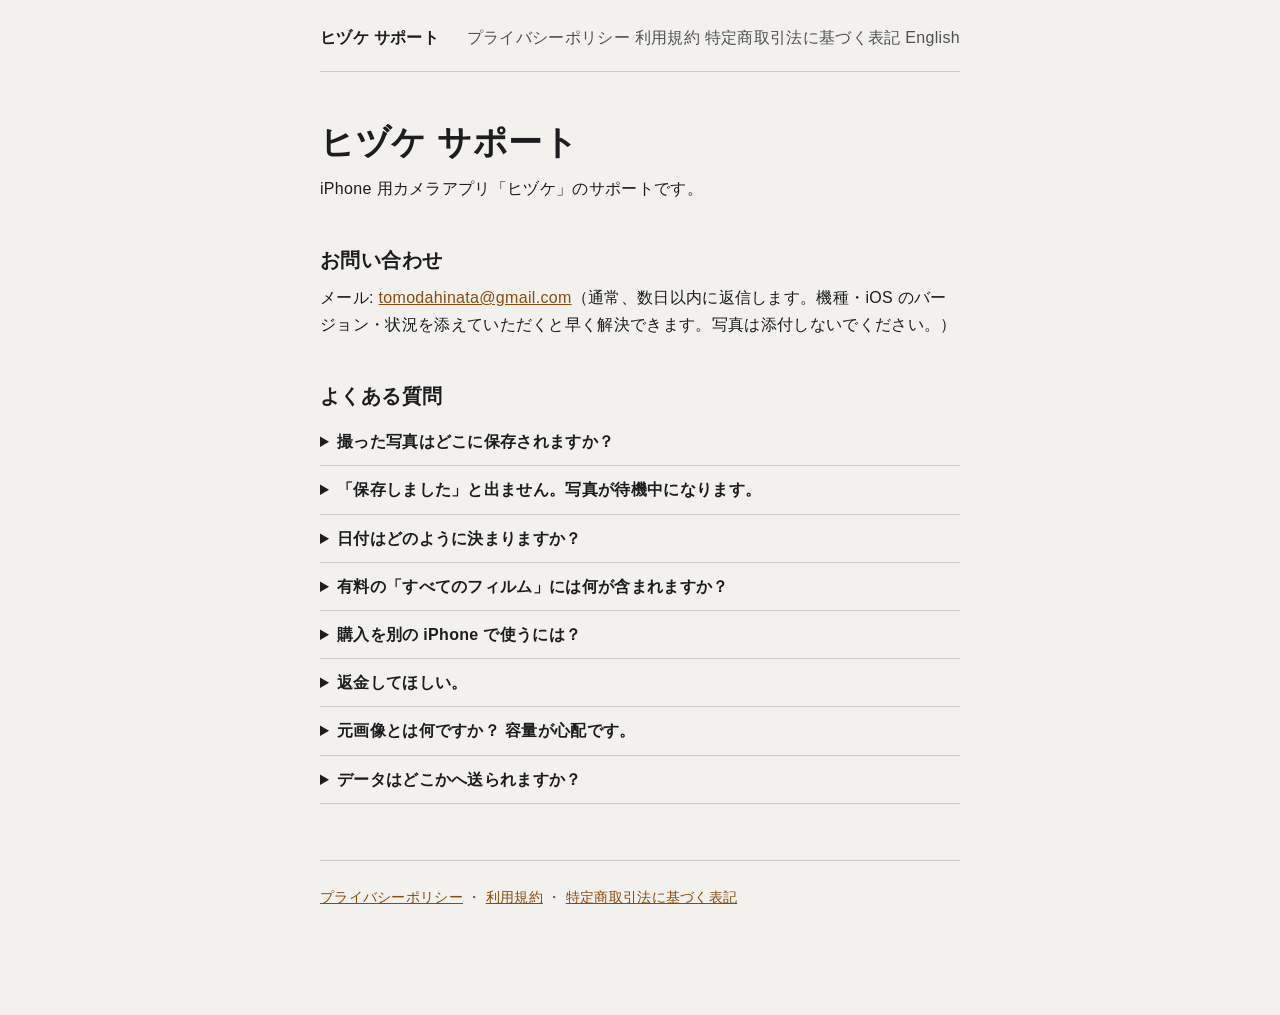
<file: index.html>
<!doctype html>
<html lang="ja">
<head>
<meta charset="utf-8">
<meta name="viewport" content="width=device-width, initial-scale=1">
<title>ヒヅケ サポート</title>
<meta name="description" content="日付が入るフィルムカメラ「ヒヅケ」のサポートとよくある質問です。">
<link rel="stylesheet" href="style.css">
</head>
<body>
<a class="skip" href="#main">本文へ移動</a>
<div class="page">
<header><a class="home" href="">ヒヅケ サポート</a><nav><a href="privacy/">プライバシーポリシー</a> <a href="terms/">利用規約</a> <a href="tokushoho/">特定商取引法に基づく表記</a> <a href="en/">English</a></nav></header>
<main id="main">
<h1>ヒヅケ サポート</h1>
<p>iPhone 用カメラアプリ「ヒヅケ」のサポートです。</p>
<h2>お問い合わせ</h2>
<p>メール: <a href="mailto:tomodahinata@gmail.com">tomodahinata@gmail.com</a>（通常、数日以内に返信します。機種・iOS のバージョン・状況を添えていただくと早く解決できます。写真は添付しないでください。）</p>
<h2>よくある質問</h2>
<details><summary>撮った写真はどこに保存されますか？</summary><p>撮影した写真は、現像のあと、iPhone の「写真」アプリに追加されます。ヒヅケは写真ライブラリへの「追加」だけを行い、ライブラリの写真を読み取りません。保存に成功したときだけ「保存しました」と表示されます。</p></details>
<details><summary>「保存しました」と出ません。写真が待機中になります。</summary><p>写真への追加の許可がオフだと、写真はアプリの中で待機します。iPhone の「設定」&gt;「ヒヅケ」&gt;「写真」で追加を許可すると、次にアプリへ戻ったときに保存されます。</p></details>
<details><summary>日付はどのように決まりますか？</summary><p>撮影した時刻から作ります。読み込んだ写真に日付がないときは、日付を作って入れることはしません。日付の並び（年月日・月日年・日月年）と時刻の有無は、撮影画面の日付メニューで選べます。</p></details>
<details><summary>有料の「すべてのフィルム」には何が含まれますか？</summary><p>フィルムが 5 種類増えること、残しておいた元画像を別のフィルムや日付の書式で現像し直せること、写真ライブラリの写真を読み込んで現像できることです。買い切りで、定期購入ではありません。購入の前でも、有料のフィルムをファインダーと見比べの画面で試せます。</p></details>
<details><summary>購入を別の iPhone で使うには？</summary><p>同じ Apple アカウントで、「設定」（アプリ内）の「購入」にある「購入を復元」を押してください。</p></details>
<details><summary>返金してほしい。</summary><p>App Store での購入の返金は Apple が扱います。reportaproblem.apple.com から申し込めます。</p></details>
<details><summary>元画像とは何ですか？ 容量が心配です。</summary><p>現像し直すために、撮影した元の写真をこの iPhone の中に残す機能です。「設定」の「元画像を残す」で「すべて」「最近の 100 枚」「なし」から選べ、「残した元画像を削除」でまとめて消せます。元画像は iPhone の外へ送られず、iCloud バックアップの対象にもなりません。アプリを削除すると元画像も消えます。</p></details>
<details><summary>データはどこかへ送られますか？</summary><p>写真・サムネイル・ファイル名・端末の位置情報は、どこへも送られません。利用統計とクラッシュレポートは、初回の画面または「設定」&gt;「プライバシー」で同意したときだけ送られ、いつでもオフにできます。詳しくはプライバシーポリシーをご覧ください。</p></details>
<footer><p class="meta"><a href="privacy/">プライバシーポリシー</a> ・ <a href="terms/">利用規約</a> ・ <a href="tokushoho/">特定商取引法に基づく表記</a></p></footer>
</main>
</div>
</body>
</html>
</file>
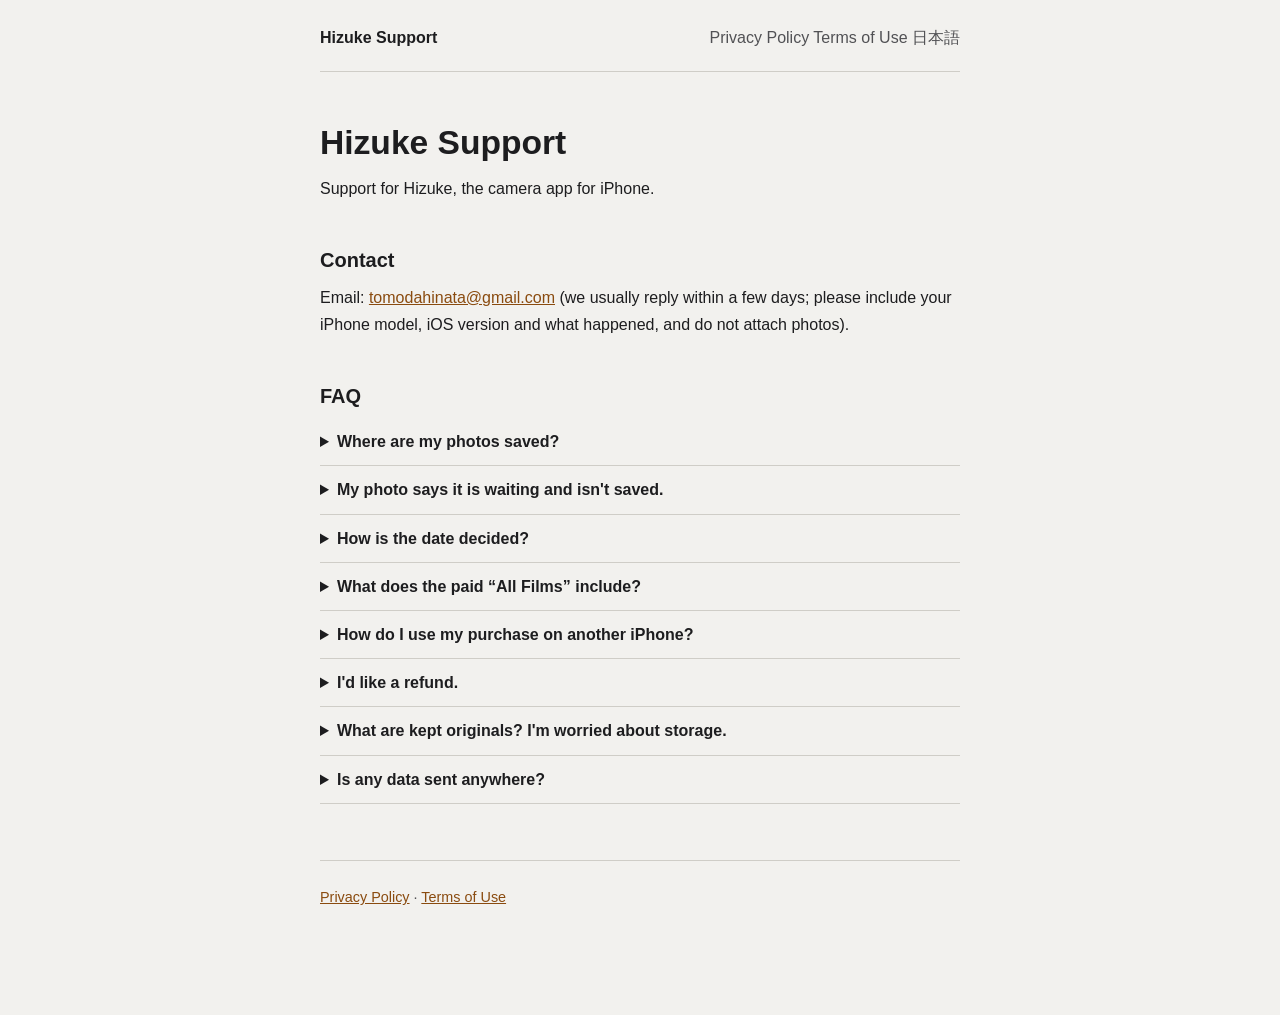
<file: en/index.html>
<!doctype html>
<html lang="en">
<head>
<meta charset="utf-8">
<meta name="viewport" content="width=device-width, initial-scale=1">
<title>Hizuke Support</title>
<meta name="description" content="Support and frequently asked questions for Hizuke, the date-stamp film camera.">
<link rel="stylesheet" href="../style.css">
</head>
<body>
<a class="skip" href="#main">Skip to content</a>
<div class="page">
<header><a class="home" href="../en/">Hizuke Support</a><nav><a href="../en/privacy/">Privacy Policy</a> <a href="../en/terms/">Terms of Use</a> <a href="../">日本語</a></nav></header>
<main id="main">
<h1>Hizuke Support</h1>
<p>Support for Hizuke, the camera app for iPhone.</p>
<h2>Contact</h2>
<p>Email: <a href="mailto:tomodahinata@gmail.com">tomodahinata@gmail.com</a> (we usually reply within a few days; please include your iPhone model, iOS version and what happened, and do not attach photos).</p>
<h2>FAQ</h2>
<details><summary>Where are my photos saved?</summary><p>After developing, a photo is added to the Photos app. Hizuke only adds to your library and never reads it. “Saved” appears only after Photos confirms the save.</p></details>
<details><summary>My photo says it is waiting and isn't saved.</summary><p>If permission to add photos is off, photos wait inside the app. Allow it in iOS Settings &gt; Hizuke &gt; Photos; the photos are saved the next time you return to the app.</p></details>
<details><summary>How is the date decided?</summary><p>It is made from the time you took the photo. When an imported photo has no date, Hizuke does not invent one. You can choose the order (year-month-day, month-day-year, day-month-year) and whether the time is shown from the date menu on the camera screen.</p></details>
<details><summary>What does the paid “All Films” include?</summary><p>Five more films, re-developing kept originals with another film or date format, and developing photos imported from your library. It is a one-time purchase, not a subscription. You can try the paid films in the viewfinder and the compare sheet before buying.</p></details>
<details><summary>How do I use my purchase on another iPhone?</summary><p>Sign in with the same Apple Account and tap Restore Purchases under Purchase in the app's Settings.</p></details>
<details><summary>I'd like a refund.</summary><p>Refunds for App Store purchases are handled by Apple. You can request one at reportaproblem.apple.com.</p></details>
<details><summary>What are kept originals? I'm worried about storage.</summary><p>To develop a photo again, Hizuke can keep the original on this iPhone. In Settings &gt; Keep Originals choose All, Recent 100 or None, and use Delete Kept Originals to clear them. Originals never leave the iPhone and are excluded from iCloud backup. Deleting the app deletes them.</p></details>
<details><summary>Is any data sent anywhere?</summary><p>Photos, thumbnails, file names and your device location are never sent. Usage statistics and crash reports are sent only if you agree on the first-run screen or in Settings &gt; Privacy, and you can turn them off at any time. See the Privacy Policy for details.</p></details>
<footer><p class="meta"><a href="privacy/">Privacy Policy</a> · <a href="terms/">Terms of Use</a></p></footer>
</main>
</div>
</body>
</html>
</file>
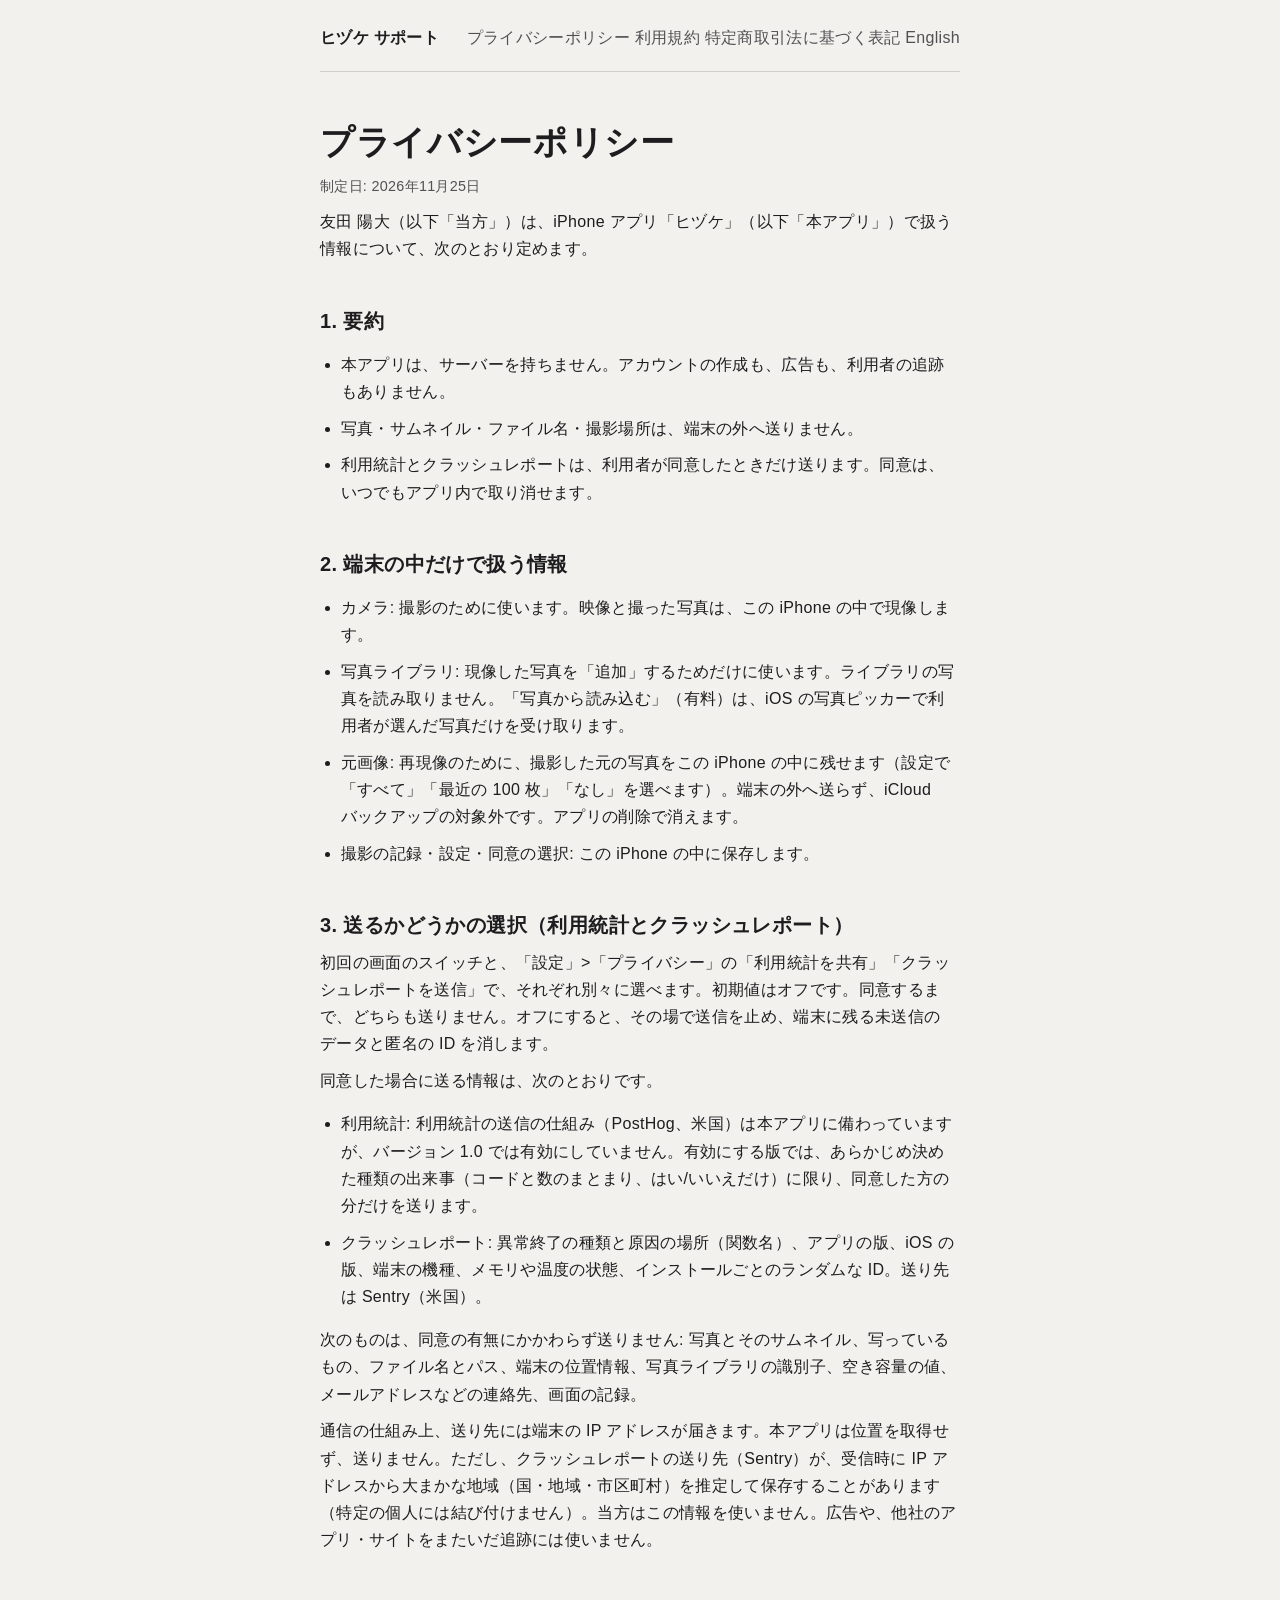
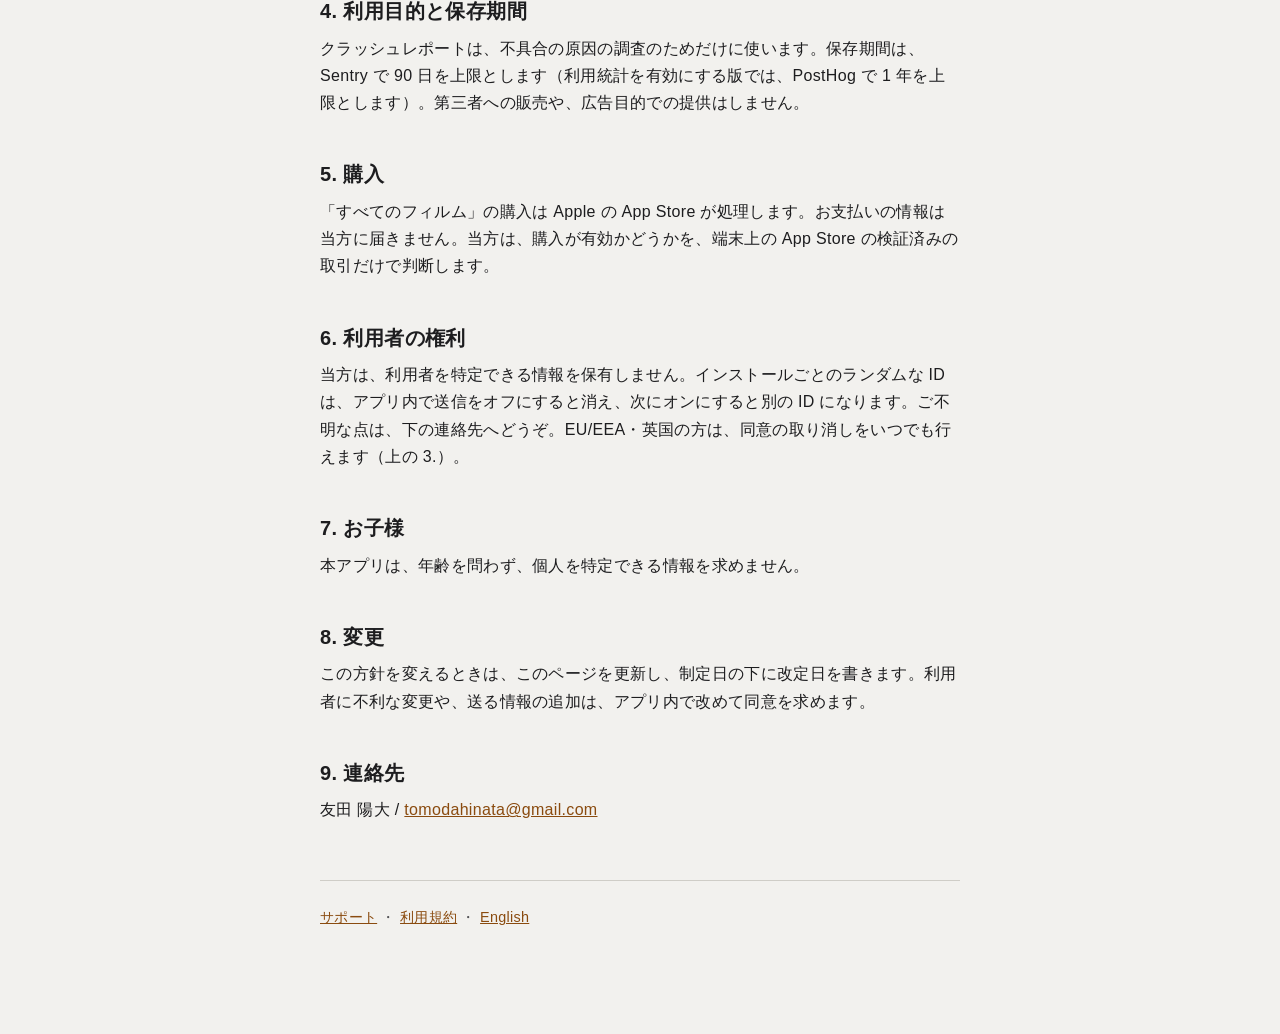
<file: privacy/index.html>
<!doctype html>
<html lang="ja">
<head>
<meta charset="utf-8">
<meta name="viewport" content="width=device-width, initial-scale=1">
<title>プライバシーポリシー | ヒヅケ</title>
<meta name="description" content="ヒヅケが扱う情報と、送るかどうかの選択についてのプライバシーポリシーです。">
<link rel="stylesheet" href="../style.css">
</head>
<body>
<a class="skip" href="#main">本文へ移動</a>
<div class="page">
<header><a class="home" href="../">ヒヅケ サポート</a><nav><a href="../privacy/">プライバシーポリシー</a> <a href="../terms/">利用規約</a> <a href="../tokushoho/">特定商取引法に基づく表記</a> <a href="../en/privacy/">English</a></nav></header>
<main id="main">
<h1>プライバシーポリシー</h1>
<p class="meta">制定日: 2026年11月25日</p>
<p>友田 陽大（以下「当方」）は、iPhone アプリ「ヒヅケ」（以下「本アプリ」）で扱う情報について、次のとおり定めます。</p>

<h2 id="summary">1. 要約</h2>
<ul>
<li>本アプリは、サーバーを持ちません。アカウントの作成も、広告も、利用者の追跡もありません。</li>
<li>写真・サムネイル・ファイル名・撮影場所は、端末の外へ送りません。</li>
<li>利用統計とクラッシュレポートは、利用者が同意したときだけ送ります。同意は、いつでもアプリ内で取り消せます。</li>
</ul>

<h2 id="device">2. 端末の中だけで扱う情報</h2>
<ul>
<li>カメラ: 撮影のために使います。映像と撮った写真は、この iPhone の中で現像します。</li>
<li>写真ライブラリ: 現像した写真を「追加」するためだけに使います。ライブラリの写真を読み取りません。「写真から読み込む」（有料）は、iOS の写真ピッカーで利用者が選んだ写真だけを受け取ります。</li>
<li>元画像: 再現像のために、撮影した元の写真をこの iPhone の中に残せます（設定で「すべて」「最近の 100 枚」「なし」を選べます）。端末の外へ送らず、iCloud バックアップの対象外です。アプリの削除で消えます。</li>
<li>撮影の記録・設定・同意の選択: この iPhone の中に保存します。</li>
</ul>

<h2 id="choices">3. 送るかどうかの選択（利用統計とクラッシュレポート）</h2>
<p>初回の画面のスイッチと、「設定」>「プライバシー」の「利用統計を共有」「クラッシュレポートを送信」で、それぞれ別々に選べます。初期値はオフです。同意するまで、どちらも送りません。オフにすると、その場で送信を止め、端末に残る未送信のデータと匿名の ID を消します。</p>
<p>同意した場合に送る情報は、次のとおりです。</p>
<ul>
<li>利用統計: 利用統計の送信の仕組み（PostHog、米国）は本アプリに備わっていますが、バージョン 1.0 では有効にしていません。有効にする版では、あらかじめ決めた種類の出来事（コードと数のまとまり、はい/いいえだけ）に限り、同意した方の分だけを送ります。
<li>クラッシュレポート: 異常終了の種類と原因の場所（関数名）、アプリの版、iOS の版、端末の機種、メモリや温度の状態、インストールごとのランダムな ID。送り先は Sentry（米国）。</li>
</ul>
<p>次のものは、同意の有無にかかわらず送りません: 写真とそのサムネイル、写っているもの、ファイル名とパス、端末の位置情報、写真ライブラリの識別子、空き容量の値、メールアドレスなどの連絡先、画面の記録。</p>
<p>通信の仕組み上、送り先には端末の IP アドレスが届きます。本アプリは位置を取得せず、送りません。ただし、クラッシュレポートの送り先（Sentry）が、受信時に IP アドレスから大まかな地域（国・地域・市区町村）を推定して保存することがあります（特定の個人には結び付けません）。当方はこの情報を使いません。広告や、他社のアプリ・サイトをまたいだ追跡には使いません。</p>

<h2 id="purpose">4. 利用目的と保存期間</h2>
<p>クラッシュレポートは、不具合の原因の調査のためだけに使います。保存期間は、Sentry で 90 日を上限とします（利用統計を有効にする版では、PostHog で 1 年を上限とします）。第三者への販売や、広告目的での提供はしません。</p>

<h2 id="purchase">5. 購入</h2>
<p>「すべてのフィルム」の購入は Apple の App Store が処理します。お支払いの情報は当方に届きません。当方は、購入が有効かどうかを、端末上の App Store の検証済みの取引だけで判断します。</p>

<h2 id="rights">6. 利用者の権利</h2>
<p>当方は、利用者を特定できる情報を保有しません。インストールごとのランダムな ID は、アプリ内で送信をオフにすると消え、次にオンにすると別の ID になります。ご不明な点は、下の連絡先へどうぞ。EU/EEA・英国の方は、同意の取り消しをいつでも行えます（上の 3.）。</p>

<h2 id="children">7. お子様</h2>
<p>本アプリは、年齢を問わず、個人を特定できる情報を求めません。</p>

<h2 id="changes">8. 変更</h2>
<p>この方針を変えるときは、このページを更新し、制定日の下に改定日を書きます。利用者に不利な変更や、送る情報の追加は、アプリ内で改めて同意を求めます。</p>

<h2 id="contact">9. 連絡先</h2>
<p>友田 陽大 / <a href="mailto:tomodahinata@gmail.com">tomodahinata@gmail.com</a></p>
<footer><p class="meta"><a href="../">サポート</a> ・ <a href="../terms/">利用規約</a> ・ <a href="../en/privacy/">English</a></p></footer>
</main>
</div>
</body>
</html>
</file>
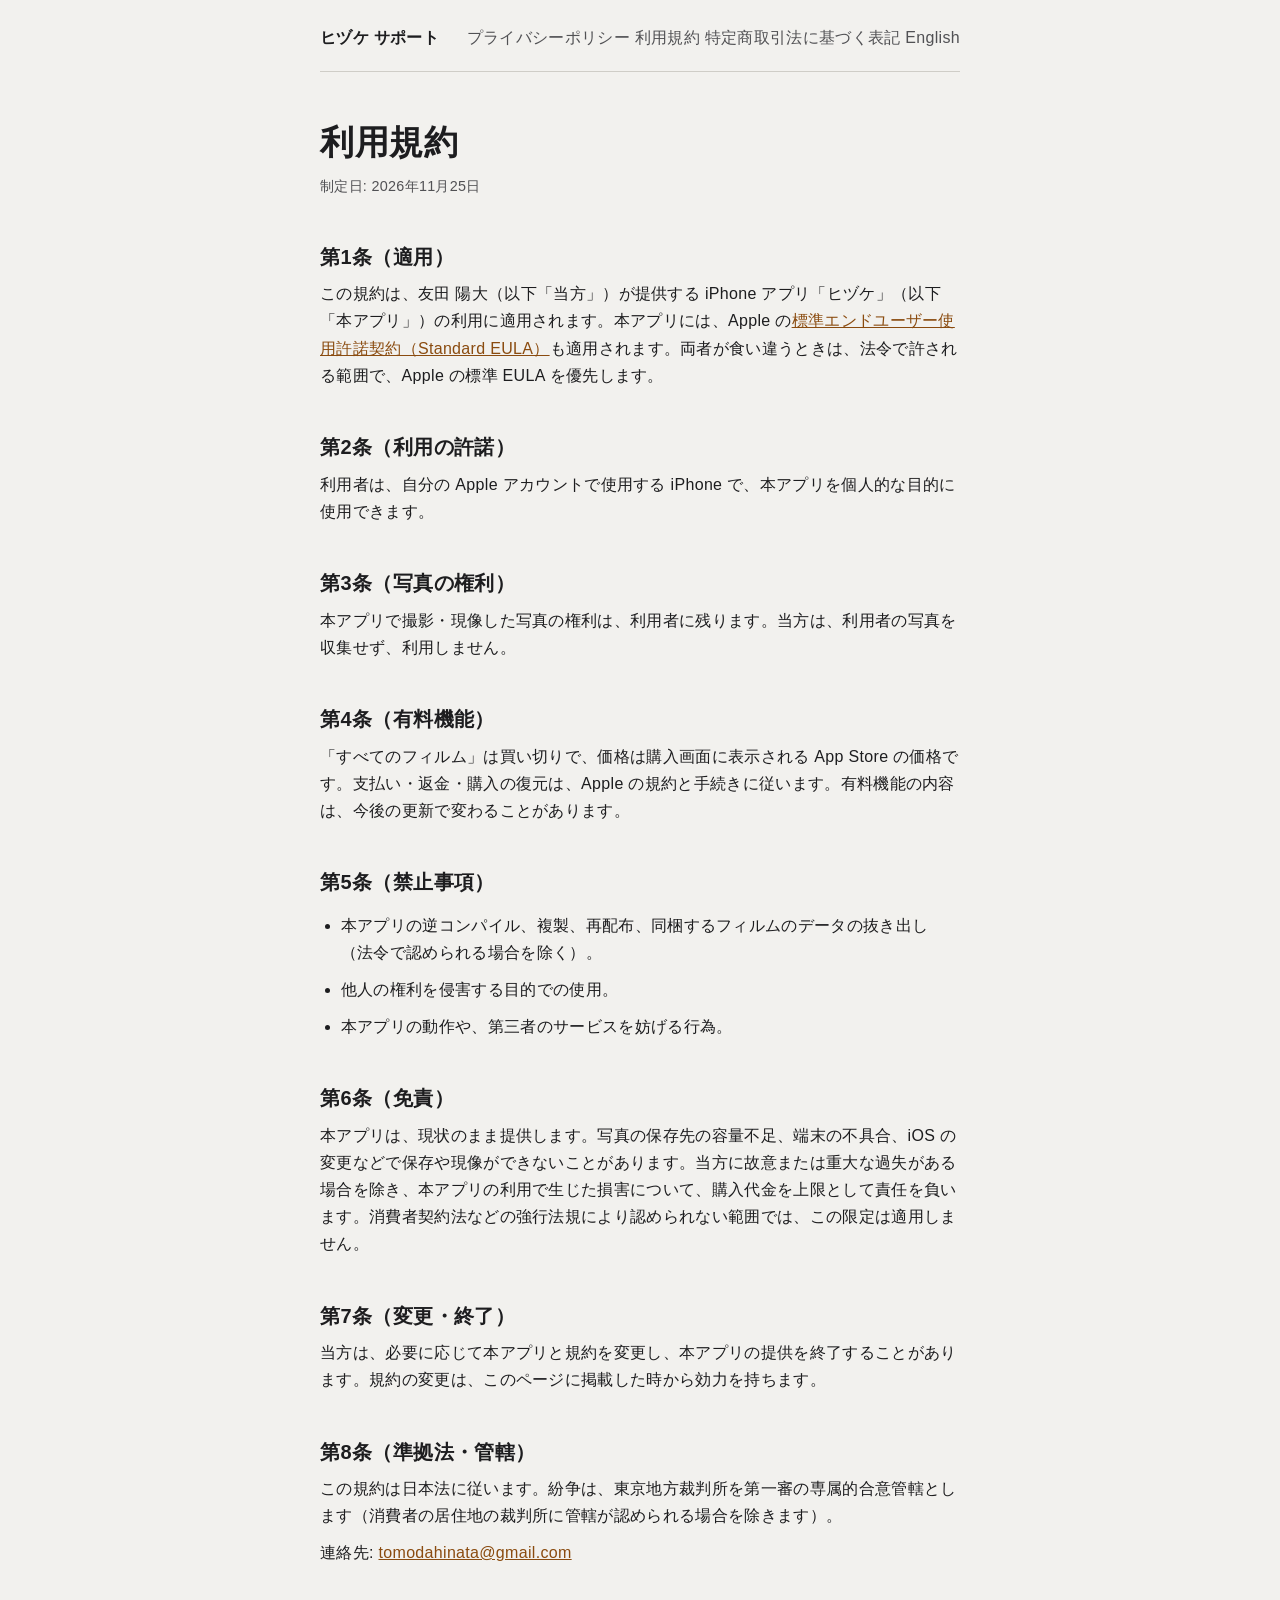
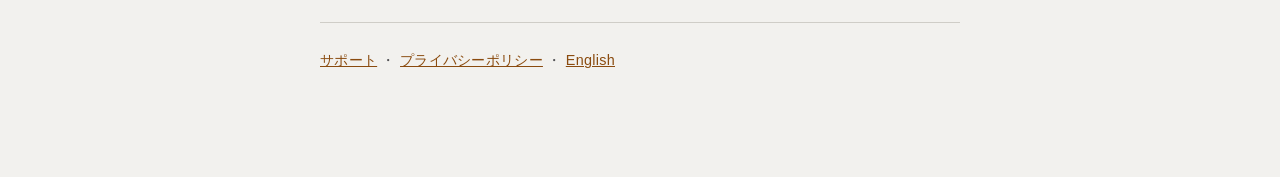
<file: terms/index.html>
<!doctype html>
<html lang="ja">
<head>
<meta charset="utf-8">
<meta name="viewport" content="width=device-width, initial-scale=1">
<title>利用規約 | ヒヅケ</title>
<meta name="description" content="ヒヅケの利用規約（Apple の標準 EULA を補う規約）です。">
<link rel="stylesheet" href="../style.css">
</head>
<body>
<a class="skip" href="#main">本文へ移動</a>
<div class="page">
<header><a class="home" href="../">ヒヅケ サポート</a><nav><a href="../privacy/">プライバシーポリシー</a> <a href="../terms/">利用規約</a> <a href="../tokushoho/">特定商取引法に基づく表記</a> <a href="../en/terms/">English</a></nav></header>
<main id="main">
<h1>利用規約</h1>
<p class="meta">制定日: 2026年11月25日</p>
<h2>第1条（適用）</h2>
<p>この規約は、友田 陽大（以下「当方」）が提供する iPhone アプリ「ヒヅケ」（以下「本アプリ」）の利用に適用されます。本アプリには、Apple の<a href="https://www.apple.com/legal/internet-services/itunes/dev/stdeula/">標準エンドユーザー使用許諾契約（Standard EULA）</a>も適用されます。両者が食い違うときは、法令で許される範囲で、Apple の標準 EULA を優先します。</p>
<h2>第2条（利用の許諾）</h2>
<p>利用者は、自分の Apple アカウントで使用する iPhone で、本アプリを個人的な目的に使用できます。</p>
<h2>第3条（写真の権利）</h2>
<p>本アプリで撮影・現像した写真の権利は、利用者に残ります。当方は、利用者の写真を収集せず、利用しません。</p>
<h2>第4条（有料機能）</h2>
<p>「すべてのフィルム」は買い切りで、価格は購入画面に表示される App Store の価格です。支払い・返金・購入の復元は、Apple の規約と手続きに従います。有料機能の内容は、今後の更新で変わることがあります。</p>
<h2>第5条（禁止事項）</h2>
<ul>
<li>本アプリの逆コンパイル、複製、再配布、同梱するフィルムのデータの抜き出し（法令で認められる場合を除く）。</li>
<li>他人の権利を侵害する目的での使用。</li>
<li>本アプリの動作や、第三者のサービスを妨げる行為。</li>
</ul>
<h2>第6条（免責）</h2>
<p>本アプリは、現状のまま提供します。写真の保存先の容量不足、端末の不具合、iOS の変更などで保存や現像ができないことがあります。当方に故意または重大な過失がある場合を除き、本アプリの利用で生じた損害について、購入代金を上限として責任を負います。消費者契約法などの強行法規により認められない範囲では、この限定は適用しません。</p>
<h2>第7条（変更・終了）</h2>
<p>当方は、必要に応じて本アプリと規約を変更し、本アプリの提供を終了することがあります。規約の変更は、このページに掲載した時から効力を持ちます。</p>
<h2>第8条（準拠法・管轄）</h2>
<p>この規約は日本法に従います。紛争は、東京地方裁判所を第一審の専属的合意管轄とします（消費者の居住地の裁判所に管轄が認められる場合を除きます）。</p>
<p>連絡先: <a href="mailto:tomodahinata@gmail.com">tomodahinata@gmail.com</a></p>
<footer><p class="meta"><a href="../">サポート</a> ・ <a href="../privacy/">プライバシーポリシー</a> ・ <a href="../en/terms/">English</a></p></footer>
</main>
</div>
</body>
</html>
</file>
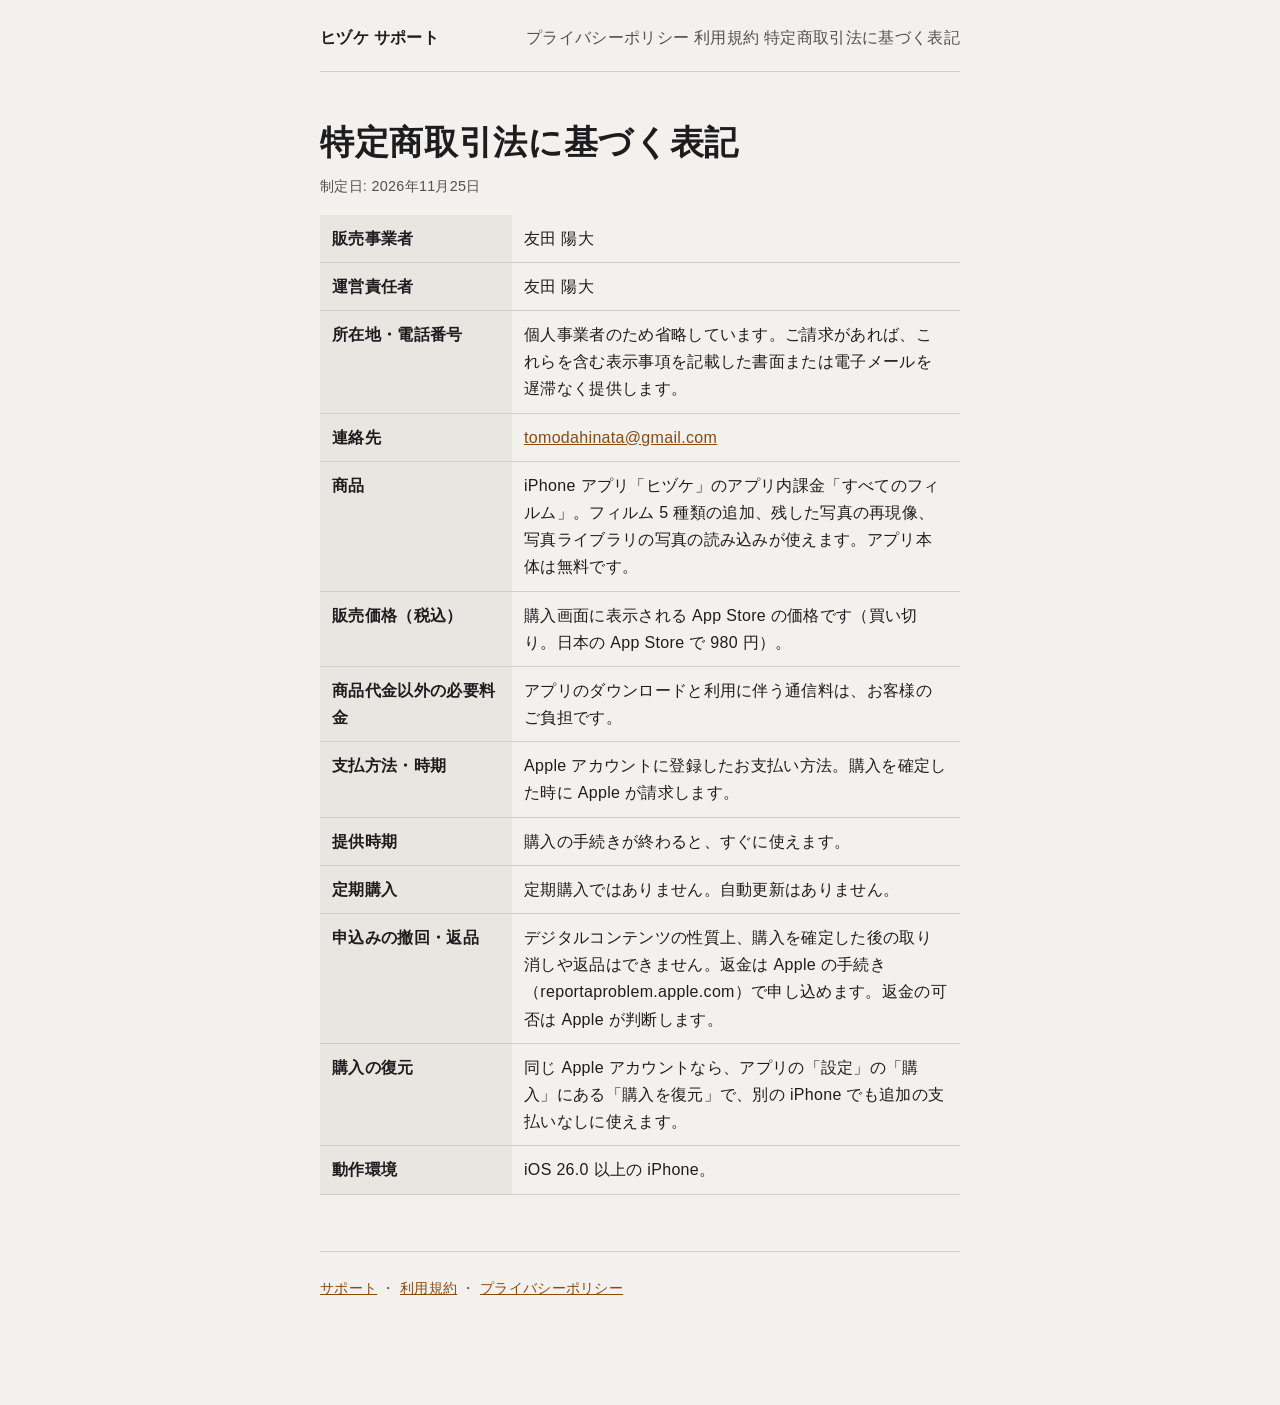
<file: tokushoho/index.html>
<!doctype html>
<html lang="ja">
<head>
<meta charset="utf-8">
<meta name="viewport" content="width=device-width, initial-scale=1">
<title>特定商取引法に基づく表記 | ヒヅケ</title>
<meta name="description" content="iPhone アプリ「ヒヅケ」のアプリ内課金についての特定商取引法に基づく表記です。">
<link rel="stylesheet" href="../style.css">
</head>
<body>
<a class="skip" href="#main">本文へ移動</a>
<div class="page">
<header><a class="home" href="../">ヒヅケ サポート</a><nav><a href="../privacy/">プライバシーポリシー</a> <a href="../terms/">利用規約</a> <a href="../tokushoho/">特定商取引法に基づく表記</a></nav></header>
<main id="main">
<h1>特定商取引法に基づく表記</h1>
<p class="meta">制定日: 2026年11月25日</p>
<table>
<tr><th>販売事業者</th><td>友田 陽大</td></tr>
<tr><th>運営責任者</th><td>友田 陽大</td></tr>
<tr><th>所在地・電話番号</th><td>個人事業者のため省略しています。ご請求があれば、これらを含む表示事項を記載した書面または電子メールを遅滞なく提供します。</td></tr>
<tr><th>連絡先</th><td><a href="mailto:tomodahinata@gmail.com">tomodahinata@gmail.com</a></td></tr>
<tr><th>商品</th><td>iPhone アプリ「ヒヅケ」のアプリ内課金「すべてのフィルム」。フィルム 5 種類の追加、残した写真の再現像、写真ライブラリの写真の読み込みが使えます。アプリ本体は無料です。</td></tr>
<tr><th>販売価格（税込）</th><td>購入画面に表示される App Store の価格です（買い切り。日本の App Store で 980 円）。</td></tr>
<tr><th>商品代金以外の必要料金</th><td>アプリのダウンロードと利用に伴う通信料は、お客様のご負担です。</td></tr>
<tr><th>支払方法・時期</th><td>Apple アカウントに登録したお支払い方法。購入を確定した時に Apple が請求します。</td></tr>
<tr><th>提供時期</th><td>購入の手続きが終わると、すぐに使えます。</td></tr>
<tr><th>定期購入</th><td>定期購入ではありません。自動更新はありません。</td></tr>
<tr><th>申込みの撤回・返品</th><td>デジタルコンテンツの性質上、購入を確定した後の取り消しや返品はできません。返金は Apple の手続き（reportaproblem.apple.com）で申し込めます。返金の可否は Apple が判断します。</td></tr>
<tr><th>購入の復元</th><td>同じ Apple アカウントなら、アプリの「設定」の「購入」にある「購入を復元」で、別の iPhone でも追加の支払いなしに使えます。</td></tr>
<tr><th>動作環境</th><td>iOS 26.0 以上の iPhone。</td></tr>
</table>
<footer><p class="meta"><a href="../">サポート</a> ・ <a href="../terms/">利用規約</a> ・ <a href="../privacy/">プライバシーポリシー</a></p></footer>
</main>
</div>
</body>
</html>
</file>
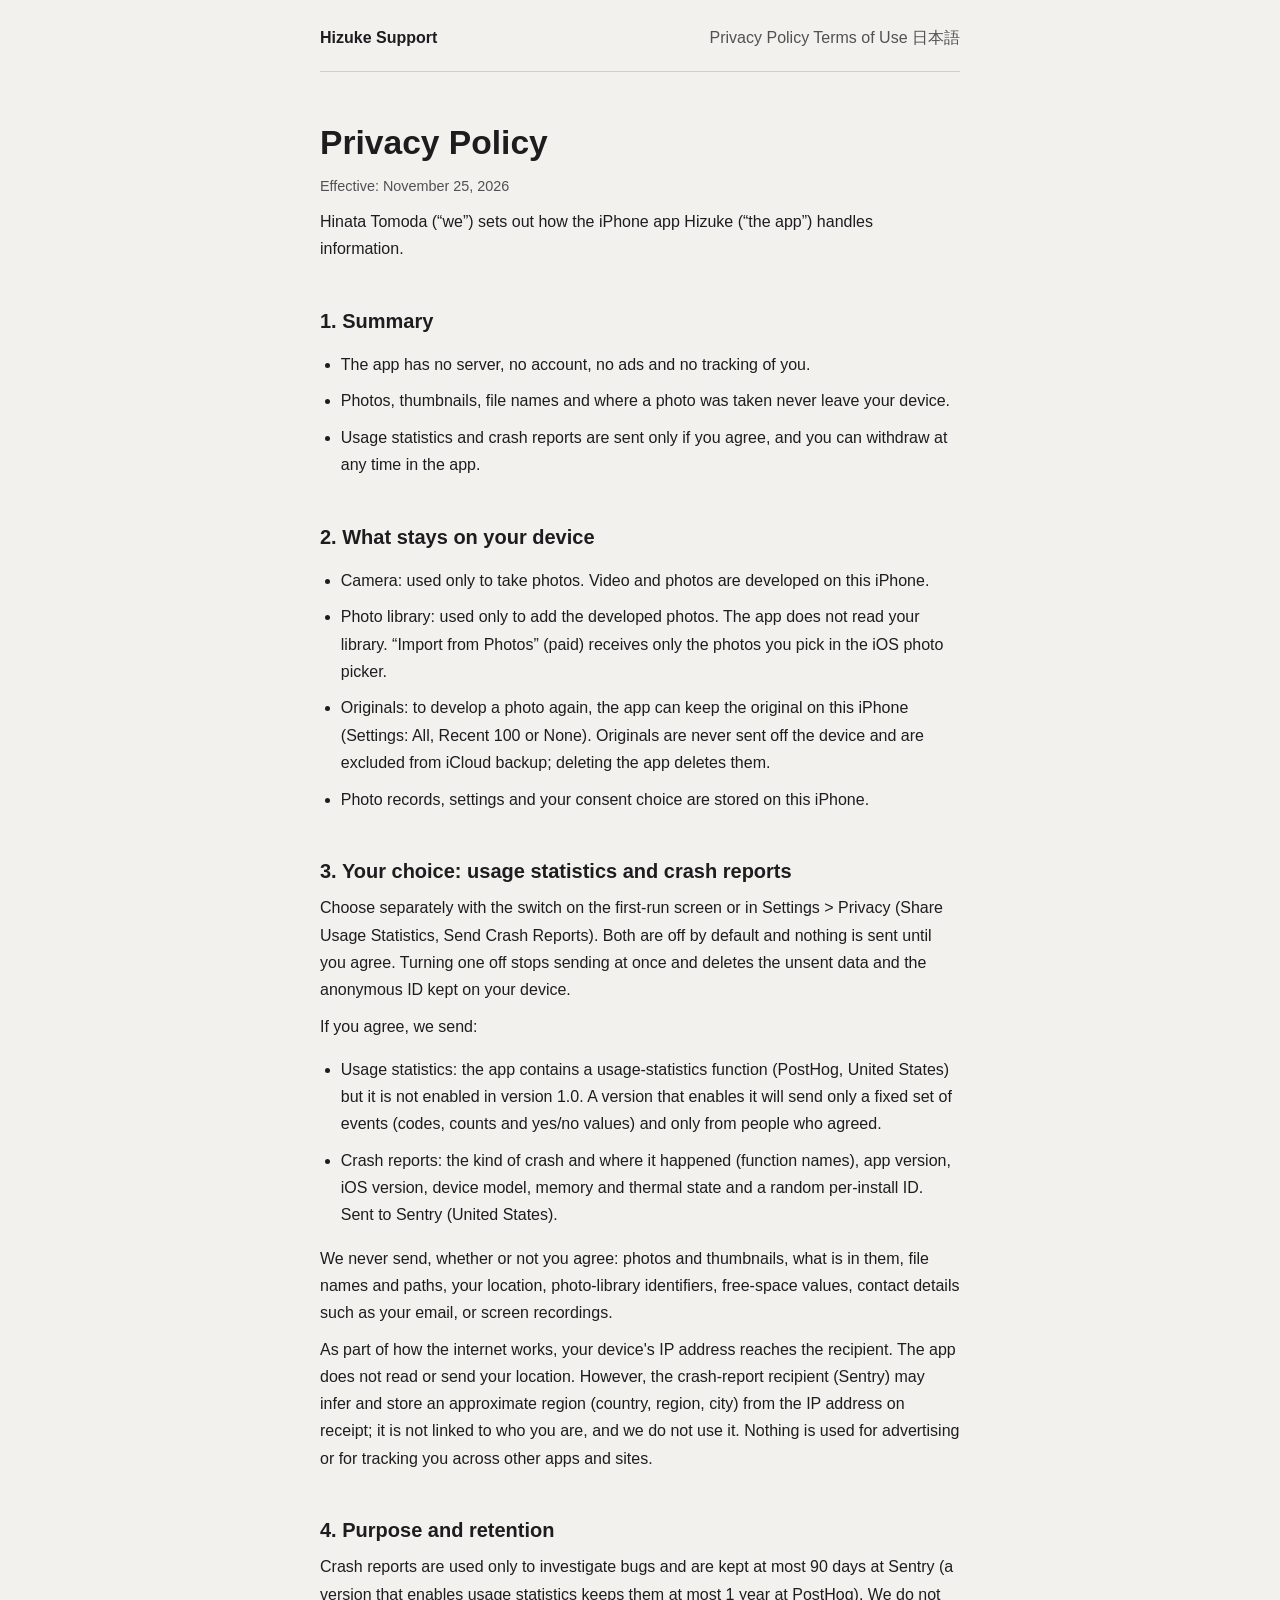
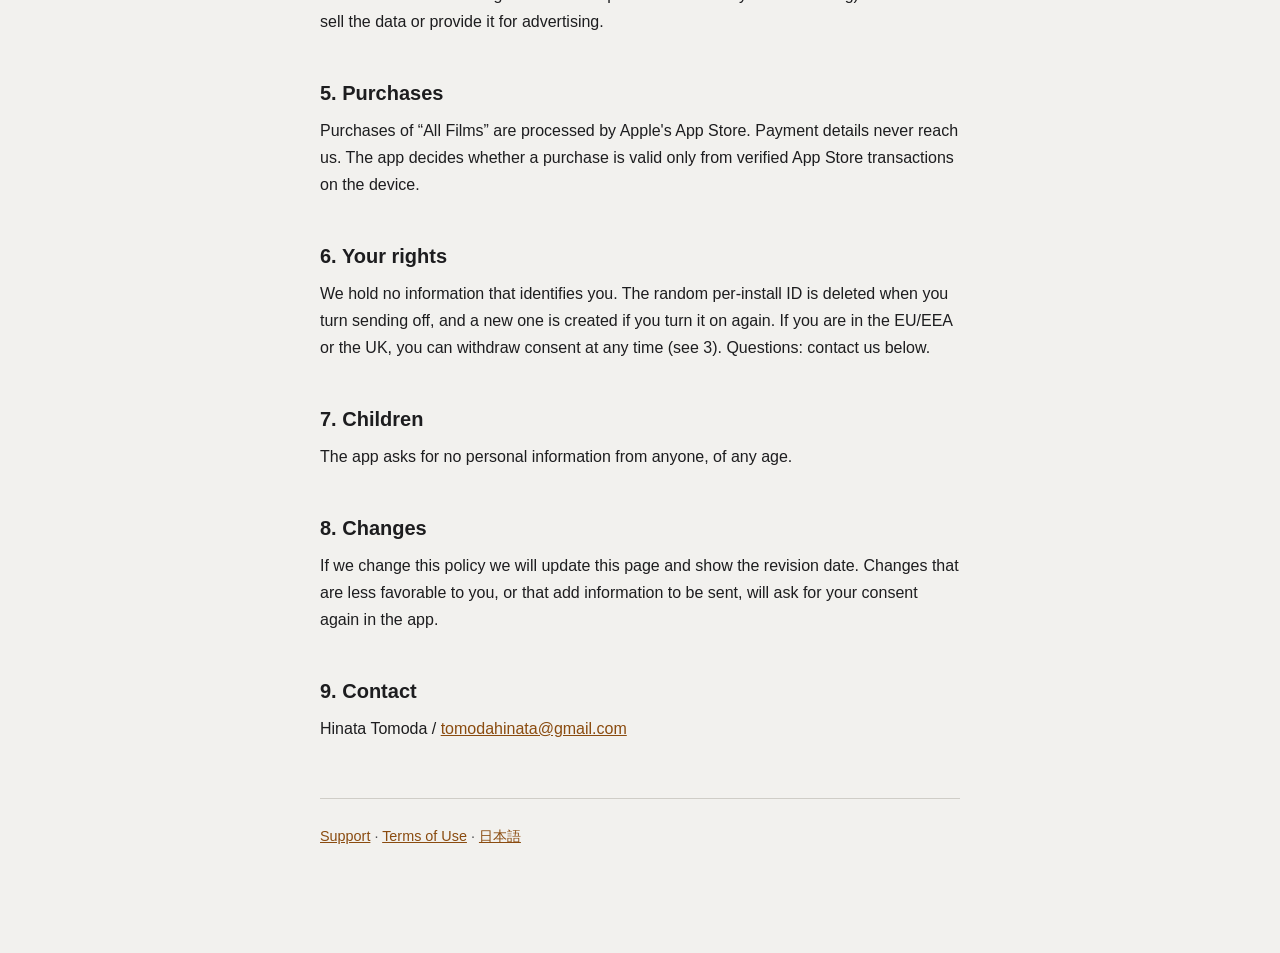
<file: en/privacy/index.html>
<!doctype html>
<html lang="en">
<head>
<meta charset="utf-8">
<meta name="viewport" content="width=device-width, initial-scale=1">
<title>Privacy Policy | Hizuke</title>
<meta name="description" content="What Hizuke handles, and the choice about what it sends.">
<link rel="stylesheet" href="../../style.css">
</head>
<body>
<a class="skip" href="#main">Skip to content</a>
<div class="page">
<header><a class="home" href="../../en/">Hizuke Support</a><nav><a href="../../en/privacy/">Privacy Policy</a> <a href="../../en/terms/">Terms of Use</a> <a href="../../privacy/">日本語</a></nav></header>
<main id="main">
<h1>Privacy Policy</h1>
<p class="meta">Effective: November 25, 2026</p>
<p>Hinata Tomoda (“we”) sets out how the iPhone app Hizuke (“the app”) handles information.</p>

<h2 id="summary">1. Summary</h2>
<ul>
<li>The app has no server, no account, no ads and no tracking of you.</li>
<li>Photos, thumbnails, file names and where a photo was taken never leave your device.</li>
<li>Usage statistics and crash reports are sent only if you agree, and you can withdraw at any time in the app.</li>
</ul>

<h2 id="device">2. What stays on your device</h2>
<ul>
<li>Camera: used only to take photos. Video and photos are developed on this iPhone.</li>
<li>Photo library: used only to add the developed photos. The app does not read your library. “Import from Photos” (paid) receives only the photos you pick in the iOS photo picker.</li>
<li>Originals: to develop a photo again, the app can keep the original on this iPhone (Settings: All, Recent 100 or None). Originals are never sent off the device and are excluded from iCloud backup; deleting the app deletes them.</li>
<li>Photo records, settings and your consent choice are stored on this iPhone.</li>
</ul>

<h2 id="choices">3. Your choice: usage statistics and crash reports</h2>
<p>Choose separately with the switch on the first-run screen or in Settings > Privacy (Share Usage Statistics, Send Crash Reports). Both are off by default and nothing is sent until you agree. Turning one off stops sending at once and deletes the unsent data and the anonymous ID kept on your device.</p>
<p>If you agree, we send:</p>
<ul>
<li>Usage statistics: the app contains a usage-statistics function (PostHog, United States) but it is not enabled in version 1.0. A version that enables it will send only a fixed set of events (codes, counts and yes/no values) and only from people who agreed.
<li>Crash reports: the kind of crash and where it happened (function names), app version, iOS version, device model, memory and thermal state and a random per-install ID. Sent to Sentry (United States).</li>
</ul>
<p>We never send, whether or not you agree: photos and thumbnails, what is in them, file names and paths, your location, photo-library identifiers, free-space values, contact details such as your email, or screen recordings.</p>
<p>As part of how the internet works, your device's IP address reaches the recipient. The app does not read or send your location. However, the crash-report recipient (Sentry) may infer and store an approximate region (country, region, city) from the IP address on receipt; it is not linked to who you are, and we do not use it. Nothing is used for advertising or for tracking you across other apps and sites.</p>

<h2 id="purpose">4. Purpose and retention</h2>
<p>Crash reports are used only to investigate bugs and are kept at most 90 days at Sentry (a version that enables usage statistics keeps them at most 1 year at PostHog). We do not sell the data or provide it for advertising.</p>

<h2 id="purchase">5. Purchases</h2>
<p>Purchases of “All Films” are processed by Apple's App Store. Payment details never reach us. The app decides whether a purchase is valid only from verified App Store transactions on the device.</p>

<h2 id="rights">6. Your rights</h2>
<p>We hold no information that identifies you. The random per-install ID is deleted when you turn sending off, and a new one is created if you turn it on again. If you are in the EU/EEA or the UK, you can withdraw consent at any time (see 3). Questions: contact us below.</p>

<h2 id="children">7. Children</h2>
<p>The app asks for no personal information from anyone, of any age.</p>

<h2 id="changes">8. Changes</h2>
<p>If we change this policy we will update this page and show the revision date. Changes that are less favorable to you, or that add information to be sent, will ask for your consent again in the app.</p>

<h2 id="contact">9. Contact</h2>
<p>Hinata Tomoda / <a href="mailto:tomodahinata@gmail.com">tomodahinata@gmail.com</a></p>
<footer><p class="meta"><a href="../">Support</a> · <a href="../terms/">Terms of Use</a> · <a href="../../privacy/">日本語</a></p></footer>
</main>
</div>
</body>
</html>
</file>
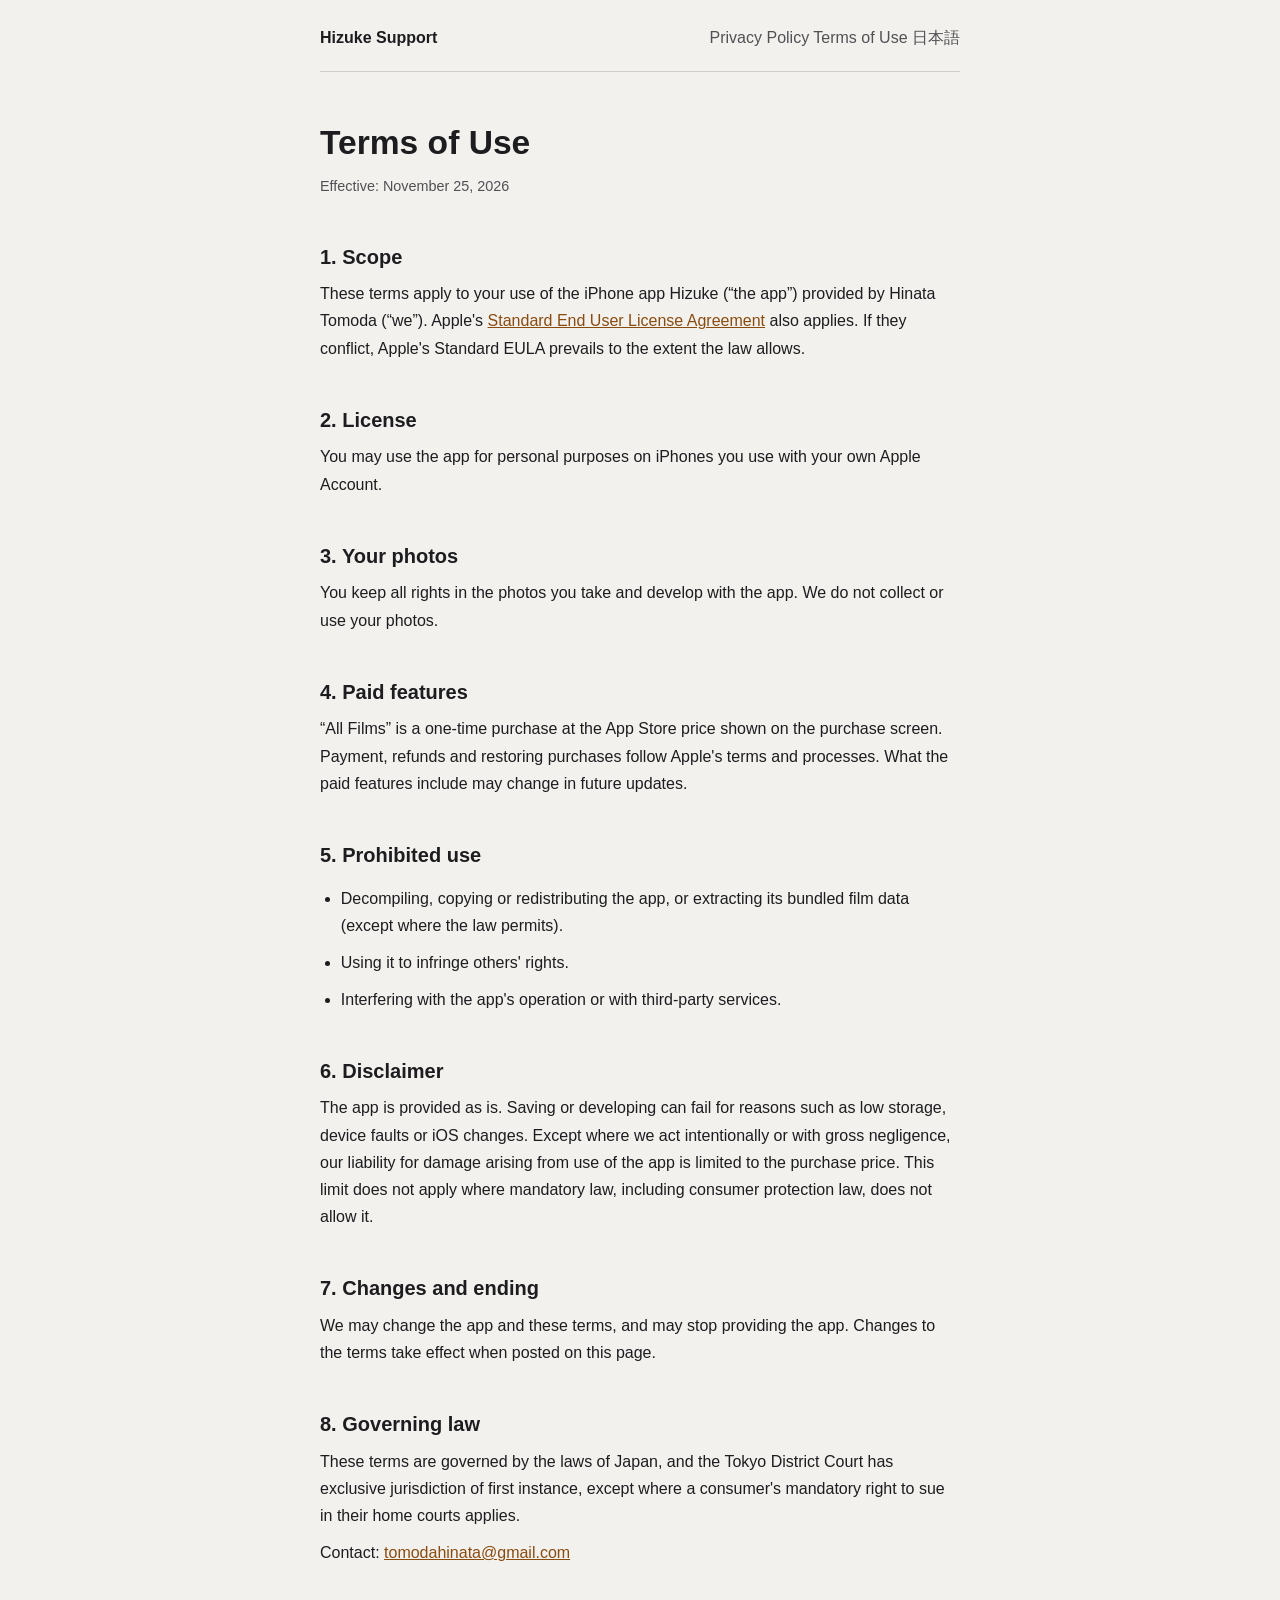
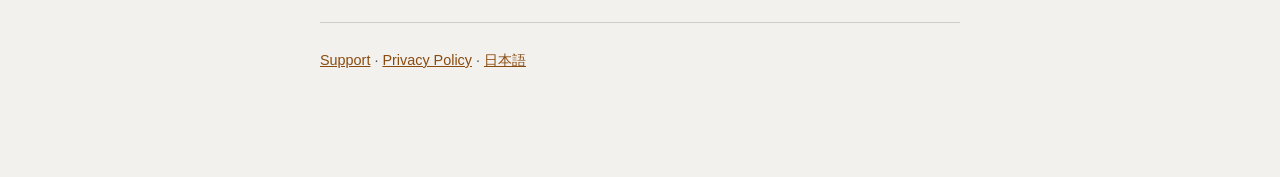
<file: en/terms/index.html>
<!doctype html>
<html lang="en">
<head>
<meta charset="utf-8">
<meta name="viewport" content="width=device-width, initial-scale=1">
<title>Terms of Use | Hizuke</title>
<meta name="description" content="Terms of Use for Hizuke (a supplement to Apple's Standard EULA).">
<link rel="stylesheet" href="../../style.css">
</head>
<body>
<a class="skip" href="#main">Skip to content</a>
<div class="page">
<header><a class="home" href="../../en/">Hizuke Support</a><nav><a href="../../en/privacy/">Privacy Policy</a> <a href="../../en/terms/">Terms of Use</a> <a href="../../terms/">日本語</a></nav></header>
<main id="main">
<h1>Terms of Use</h1>
<p class="meta">Effective: November 25, 2026</p>
<h2>1. Scope</h2>
<p>These terms apply to your use of the iPhone app Hizuke (“the app”) provided by Hinata Tomoda (“we”). Apple's <a href="https://www.apple.com/legal/internet-services/itunes/dev/stdeula/">Standard End User License Agreement</a> also applies. If they conflict, Apple's Standard EULA prevails to the extent the law allows.</p>
<h2>2. License</h2>
<p>You may use the app for personal purposes on iPhones you use with your own Apple Account.</p>
<h2>3. Your photos</h2>
<p>You keep all rights in the photos you take and develop with the app. We do not collect or use your photos.</p>
<h2>4. Paid features</h2>
<p>“All Films” is a one-time purchase at the App Store price shown on the purchase screen. Payment, refunds and restoring purchases follow Apple's terms and processes. What the paid features include may change in future updates.</p>
<h2>5. Prohibited use</h2>
<ul>
<li>Decompiling, copying or redistributing the app, or extracting its bundled film data (except where the law permits).</li>
<li>Using it to infringe others' rights.</li>
<li>Interfering with the app's operation or with third-party services.</li>
</ul>
<h2>6. Disclaimer</h2>
<p>The app is provided as is. Saving or developing can fail for reasons such as low storage, device faults or iOS changes. Except where we act intentionally or with gross negligence, our liability for damage arising from use of the app is limited to the purchase price. This limit does not apply where mandatory law, including consumer protection law, does not allow it.</p>
<h2>7. Changes and ending</h2>
<p>We may change the app and these terms, and may stop providing the app. Changes to the terms take effect when posted on this page.</p>
<h2>8. Governing law</h2>
<p>These terms are governed by the laws of Japan, and the Tokyo District Court has exclusive jurisdiction of first instance, except where a consumer's mandatory right to sue in their home courts applies.</p>
<p>Contact: <a href="mailto:tomodahinata@gmail.com">tomodahinata@gmail.com</a></p>
<footer><p class="meta"><a href="../">Support</a> · <a href="../privacy/">Privacy Policy</a> · <a href="../../terms/">日本語</a></p></footer>
</main>
</div>
</body>
</html>
</file>
<file: style.css>
/* Hizuke support site. No external fonts, images, scripts or analytics: visitors' data is never sent to a third party. */
:root { color-scheme: light dark; --ink:#1d1d1f; --soft:#515154; --ground:#f2f1ee; --surface:#e8e6e1; --line:#cfcdc7; --accent:#8a4b0f; }
@media (prefers-color-scheme: dark) { :root { --ink:#ececec; --soft:#a8a8a8; --ground:#141414; --surface:#1e1e1e; --line:#3a3a3a; --accent:#e8a35c; } }
* { box-sizing: border-box; }
html, body { overflow-x: clip; }
body { margin:0; background:var(--ground); color:var(--ink); font:1rem/1.7 "Hiragino Sans","Hiragino Kaku Gothic ProN","Noto Sans JP",-apple-system,BlinkMacSystemFont,"Helvetica Neue",sans-serif; -webkit-text-size-adjust:100%; }
:lang(ja) { line-break:strict; overflow-wrap:anywhere; letter-spacing:.02em; }
.page { width:min(40em,100% - 32px); margin:0 auto; padding:24px 0 96px; }
header { display:flex; flex-wrap:wrap; gap:8px 24px; justify-content:space-between; padding-bottom:20px; border-bottom:1px solid var(--line); }
header a { color:var(--soft); text-decoration:none; } header a:hover { color:var(--ink); text-decoration:underline; }
.home { font-weight:700; color:var(--ink); }
h1 { font-size:clamp(1.6rem,1.4vw + 1.3rem,2.1rem); margin:48px 0 8px; line-height:1.35; }
h2 { font-size:1.25rem; margin:44px 0 8px; line-height:1.4; }
p, li { margin:.6em 0; } ul { padding-left:1.3em; }
a { color:var(--accent); } a:focus-visible { outline:3px solid var(--accent); outline-offset:2px; }
.meta { color:var(--soft); font-size:.9rem; }
table { width:100%; border-collapse:collapse; margin:16px 0; }
th, td { text-align:left; vertical-align:top; padding:10px 12px; border-bottom:1px solid var(--line); }
th { width:30%; background:var(--surface); font-weight:600; }
details { border-bottom:1px solid var(--line); padding:10px 0; } summary { cursor:pointer; font-weight:600; }
.skip { position:absolute; left:16px; top:-48px; padding:8px 12px; background:var(--ground); } .skip:focus { top:8px; }
footer { margin-top:56px; padding-top:16px; border-top:1px solid var(--line); }
</file>
